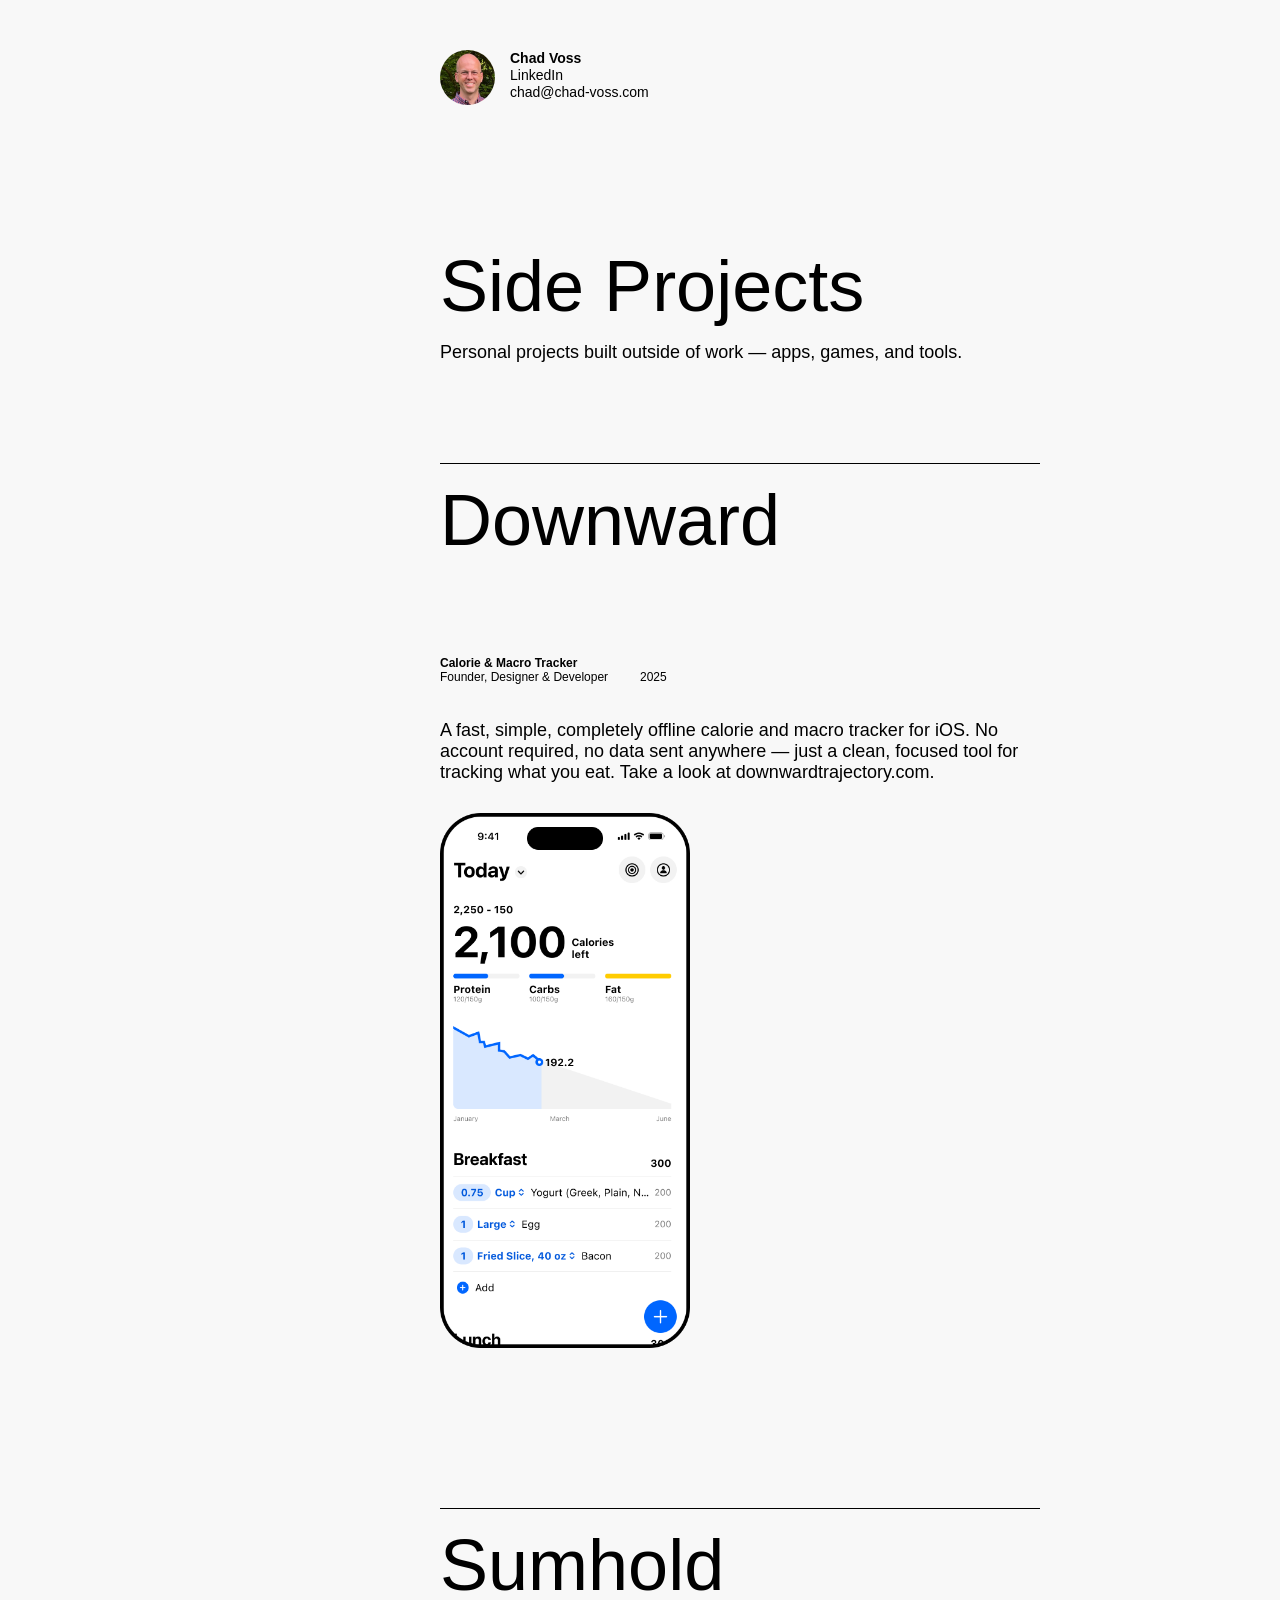
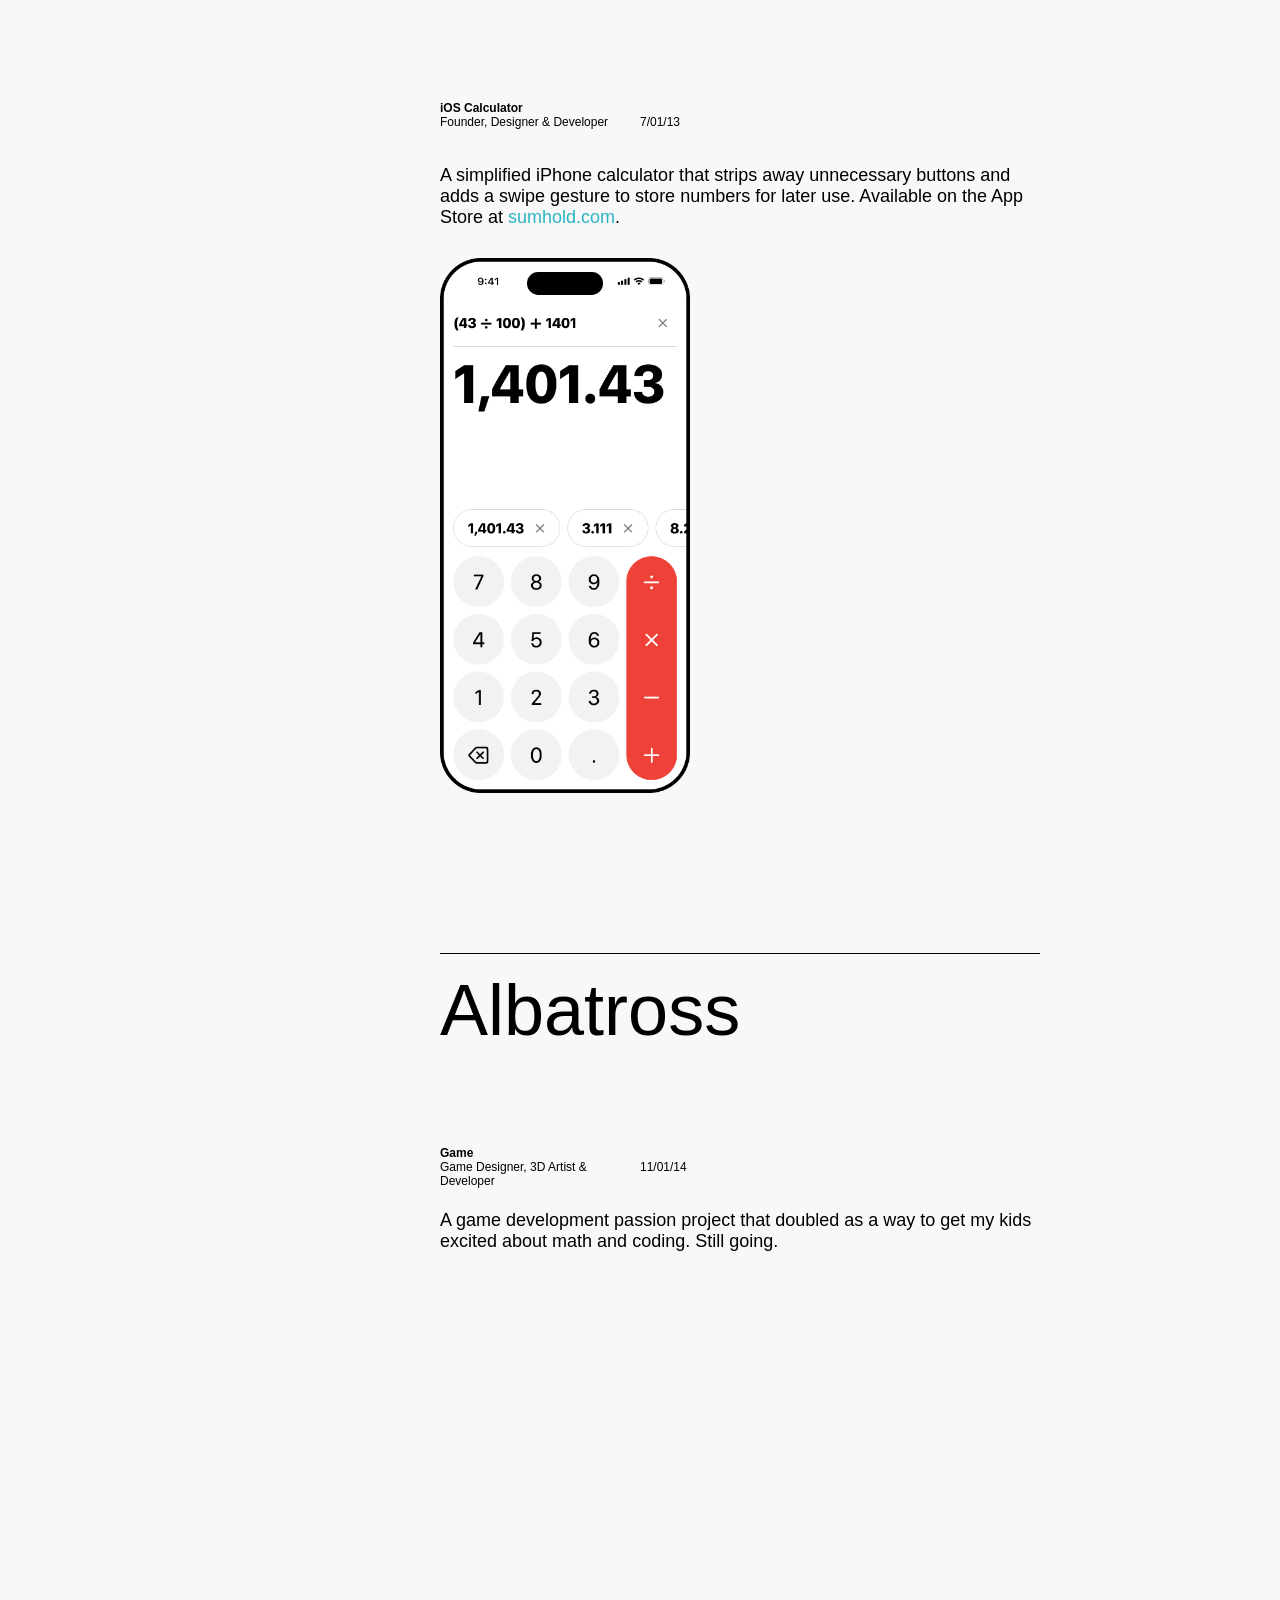
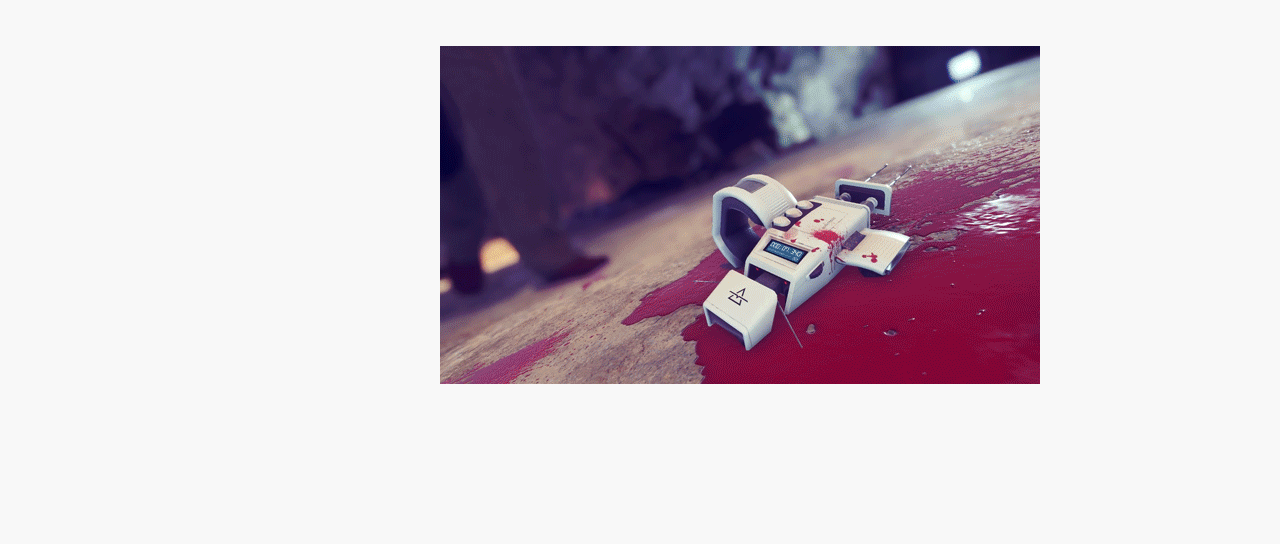
<file: side-projects.html>
<!DOCTYPE html>
<html lang="en">

<head>
	<meta charset="utf-8">
	<meta name="viewport" content="width=device-width, initial-scale=1">
	<title>Chad Voss - Side Projects</title>
	<meta name="description" content="Personal side projects by Chad Voss — iOS apps, games, and tools built outside of work.">
	<link rel="canonical" href="https://chad-voss.com/side-projects.html">

	<!-- Open Graph -->
	<meta property="og:title" content="Chad Voss - Side Projects">
	<meta property="og:description" content="Personal side projects by Chad Voss — iOS apps, games, and tools built outside of work.">
	<meta property="og:type" content="website">
	<meta property="og:url" content="https://chad-voss.com/side-projects.html">

	<!-- Twitter -->
	<meta name="twitter:card" content="summary">
	<meta name="twitter:title" content="Chad Voss - Side Projects">
	<meta name="twitter:description" content="Personal side projects by Chad Voss — iOS apps, games, and tools built outside of work.">

	<link href="css/main.css?v=2" rel="stylesheet" type="text/css">
</head>

<body style="background-color:#f8f8f8;">

<div id="wrapper">
	<div id="content" style="top:0px;">

		<!-- Header -->
		<div id="header">
			<a href="index.html"><img id="profile-photo" src="data/images/profile.jpg" alt="Chad Voss"></a>
			<div>
				<p class="font-bb">Chad Voss</p>
				<p class="font-b"><a href="http://www.linkedin.com/in/chadvoss">LinkedIn</a></p>
				<p class="font-b"><a href="mailto:chad@chad-voss.com">chad@chad-voss.com</a></p>
			</div>
		</div>

		<!-- Intro -->
		<div id="intro">
			<p class="font-c">Side Projects</p>
			<p class="font-d">Personal projects built outside of work — apps, games, and tools.</p>
		</div>

		<!-- Projects -->
		<div id="jobs">

			<div class="job">
				<div class="job-title font-c">Downward</div>

				<div class="project">
					<div class="project-header">
						<p class="font-ab">Calorie &amp; Macro Tracker</p>
						<p class="font-a indent-1">Founder, Designer &amp; Developer</p>
						<p class="font-a indent-2">2025</p>
						<p class="project-description font-d">A fast, simple, completely offline calorie and macro tracker for iOS. No account required, no data sent anywhere — just a clean, focused tool for tracking what you eat. Take a look at <a href="https://downwardtrajectory.com" target="_blank" rel="noopener">downwardtrajectory.com</a>.</p>
					</div>

					<div class="project-body">
						<div class="image-plain" style="width:250px; height:535px;">
							<img width="250" height="535" src="data/images/downward.png"/>
						</div>
					</div>
				</div>
			</div>

			<div class="job">
				<div class="job-title font-c">Sumhold</div>

				<div class="project">
					<div class="project-header">
						<p class="font-ab">iOS Calculator</p>
						<p class="font-a indent-1">Founder, Designer &amp; Developer</p>
						<p class="font-a indent-2">7/01/13</p>
						<p class="project-description font-d">A simplified iPhone calculator that strips away unnecessary buttons and adds a swipe gesture to store numbers for later use. Available on the App Store at <a href='http://www.sumhold.com' style='color:#29b4c4'>sumhold.com</a>.</p>
					</div>

					<div class="project-body">
						<div class="image-plain" style="width:250px; height:535px;">
							<img width="250" height="535" src="data/images/sumhold.png"/>
						</div>
					</div>
				</div>
			</div>

			<div class="job">
				<div class="job-title font-c">Albatross</div>

				<div class="project">
					<div class="project-header">
						<p class="font-ab">Game</p>
						<p class="font-a indent-1">Game Designer, 3D Artist &amp; Developer</p>
						<p class="font-a indent-2">11/01/14</p>
						<p class="project-description font-d">A game development passion project that doubled as a way to get my kids excited about math and coding. Still going.<br><br><iframe width="600" height="338" src="https://www.youtube.com/embed/iEq5M8RAYPA" frameborder="0" allow="accelerometer; autoplay; encrypted-media; gyroscope; picture-in-picture" allowfullscreen></iframe></p>
					</div>

					<div class="project-body">
						<div class="image" style="width:600px; height:338px;">
							<img width="600" height="338" src="data/images/Albatross.gif"/>
						</div>
					</div>
				</div>
			</div>

		<!-- end jobs -->
		</div>

	<!-- end content -->
	</div>

</div>
<script>
  (function(i,s,o,g,r,a,m){i['GoogleAnalyticsObject']=r;i[r]=i[r]||function(){
  (i[r].q=i[r].q||[]).push(arguments)},i[r].l=1*new Date();a=s.createElement(o),
  m=s.getElementsByTagName(o)[0];a.async=1;a.src=g;m.parentNode.insertBefore(a,m)
  })(window,document,'script','//www.google-analytics.com/analytics.js','ga');

  ga('create', 'UA-43450062-2', 'chad-voss.com');
  ga('send', 'pageview');

</script>
</body>

</html>
</file>
<file: css/main.css>
@charset "utf-8";
/* CSS Document */

html, body, div, span, applet, object, iframe,
h1, h2, h3, h4, h5, h6, p, blockquote, pre,
a, abbr, acronym, address, big, cite, code,
del, dfn, em, img, ins, kbd, q, s, samp,
small, strike, strong, sub, sup, tt, var,
b, u, i, center,
dl, dt, dd, ol, ul, li,
fieldset, form, label, legend,
table, caption, tbody, tfoot, thead, tr, th, td,
article, aside, canvas, details, embed, 
figure, figcaption, footer, header, hgroup, 
menu, nav, output, ruby, section, summary,
time, mark, audio, video {
	margin: 0;
	padding: 0;
	border: 0;
	font-size: 100%;
	font: inherit;
	vertical-align: baseline;
	font-family: "HelveticaNeueLT Std", Segoe UI, Helvetica, Arial, sans-serif;
}



/* links */

a{
	text-decoration: none;
	color: #000;
}
a:hover{
	text-decoration: underline;
}


/*fonts */
.font-a{
	font-size: 12px;
	line-height: 14px;
	font-weight:500;
}
.font-ab{
	font-size: 12px;
	line-height: 14px;
	font-weight:800;
}

.font-b{
	font-size: 14px;
	line-height: 17px;
	font-weight:500;
}
.font-bb{
	font-size: 14px;
	line-height: 17px;
	font-weight:800;
}
.font-c{
	font-size: 72px;
	line-height: 72px;
	font-weight:100;
}
.font-d{
	font-size:18px;
	line-height:21px;
	font-weight:100;
}

.indent-0{
	width:200px;
	float:left;
	
}
.indent-1{
	width:200px;
	margin-left:0px;
	float:left;
}
.indent-2{
	width:200px;
	margin-left:0px;
	float:left;
}

/* Major Layout */

body{
	
}

#wrapper{
	position: relative;
	margin-left: auto;
	margin-right: auto;
	width:800px;
	
}

#content{
	position:relative;	
}


#header{
	margin-left:200px;
	padding-top:50px;
	height:150px;
	display:flex;
	align-items:flex-start;
	gap:15px;
}

#profile-photo{
	width:55px;
	height:55px;
	border-radius:50%;
	object-fit:cover;
	flex-shrink:0;
}

#jobs{
	margin-left:200px;
}

#intro{
	margin-left:200px;
	padding-top:50px;
	padding-bottom:100px;
}
#intro .font-c{
	padding-bottom:20px;
}


/* Jobs + Projects */

.job{
	border-top:1px solid #000;
	padding-bottom:30px;
}

.job-title{
	padding-top:20px;
	padding-bottom:80px;
}

.project{
	padding-top:20px;
	padding-bottom:100px;
}
.project-description{
	padding-top: 50px;
	padding-bottom: 30px;
}
.project-body{}


/* Timeline */

#timeline{
	width:150px;
	top: 0;
	position: fixed;
	overflow: hidden;
}
#timeline-bg{
	position:absolute;
	width:10px;
	top:0%;
	bottom:0%;
	background: url(diagonaltile.png) repeat;
	margin-left:140px;
}
#timeline-projects{
	position: absolute;
}
#timeline-scroller{
	width:150px;
}
#timeline-scroller-ui{
	position:absolute;
	top:200px;
	border-top: 1px solid #000;
	width:150px;
}
#timeline-ticks{
	position:absolute;
	right:0px;
}

.timeline-project{
	cursor:pointer;
	position:relative;
	border-right:#000 10px solid;
	padding-top: 18px;
	width: 140px;
}

.timeline-project:hover{
	text-decoration:underline;
}

.timeline-tick{
	width: 20px;
	padding-top: 8px;
	font-size: 8px;
	font-weight:500;
	border-top: #000 1px solid;
	height: 91px;
}


/* Media */
img{
	outline:none 0px;
	
}
.image{
	background: url(diagonaltile.png) repeat;
	margin-bottom:30px;
	}
.image-plain{
	background: #f8f8f8;
	margin-bottom:30px;
	}
.image-indent{
	float:left;
	margin-left:25px;
	}

video{
	position:absolute;
}

.video{
	background: url(diagonaltile.png) repeat;
	margin-bottom:30px;
	}
.video-controls{
	height:100%; width:100%;
	}
.video-pause{
	cursor:pointer;
	width:100%;
	height:100%;
	}

.video-play{
	cursor:pointer;
	width:100%;
	height:100%;
	opacity: 0.6;
	background: rgba(100%,100%,100%,0.1) url(playBtn.png) no-repeat center;
	}
.video-play:hover{

}


/* Mobile Responsive */
@media screen and (max-width: 850px) {

	/* Layout */
	#wrapper {
		width: 100%;
		padding: 0 20px;
		box-sizing: border-box;
	}

	#header {
		margin-left: 30px;
		padding-top: 30px;
		height: auto;
		padding-bottom: 30px;
	}

	#intro {
		margin-left: 30px;
		padding-top: 30px;
		padding-bottom: 60px;
	}

	#jobs {
		margin-left: 30px;
	}

	/* Stack indented items vertically */
	.indent-0,
	.indent-1,
	.indent-2 {
		width: auto;
		float: none;
		display: block;
	}

	/* Consistent spacing in project headers */
	.project-header p {
		margin-bottom: 3px;
	}

	/* Consistent spacing in header */
	#header p {
		margin-bottom: 5px;
	}

	#profile-photo {
		width: 40px;
		height: 40px;
	}

	/* Smaller fonts on mobile */
	.font-c {
		font-size: 36px;
		line-height: 40px;
	}

	.job-title {
		padding-bottom: 40px;
	}

	/* Responsive images and videos */
	.image,
	.image-plain,
	.video {
		width: 100% !important;
		height: auto !important;
		margin-bottom: 30px;
	}

	.image img,
	.image-plain img {
		width: 100% !important;
		height: auto !important;
	}

	.video video {
		position: relative !important;
		width: 100% !important;
		height: auto !important;
	}

	/* Responsive iframes (YouTube embeds) */
	iframe {
		max-width: 100% !important;
		height: auto !important;
		aspect-ratio: 16 / 9;
	}

	/* Simplified timeline - colored bar with ticks */
	#timeline {
		width: 30px;
		left: 0;
	}

	#timeline-bg {
		margin-left: 20px;
	}

	#timeline-scroller {
		width: 30px;
	}

	#timeline-projects {
		width: 30px;
	}

	.timeline-project {
		width: 20px;
		padding-top: 0;
		cursor: default;
		pointer-events: none;
	}

	.timeline-project p {
		display: none;
	}

	.timeline-project:hover {
		text-decoration: none;
	}

	#timeline-ticks {
		right: 0;
	}

	#timeline-scroller-ui {
		width: 30px;
	}

}
</file>
